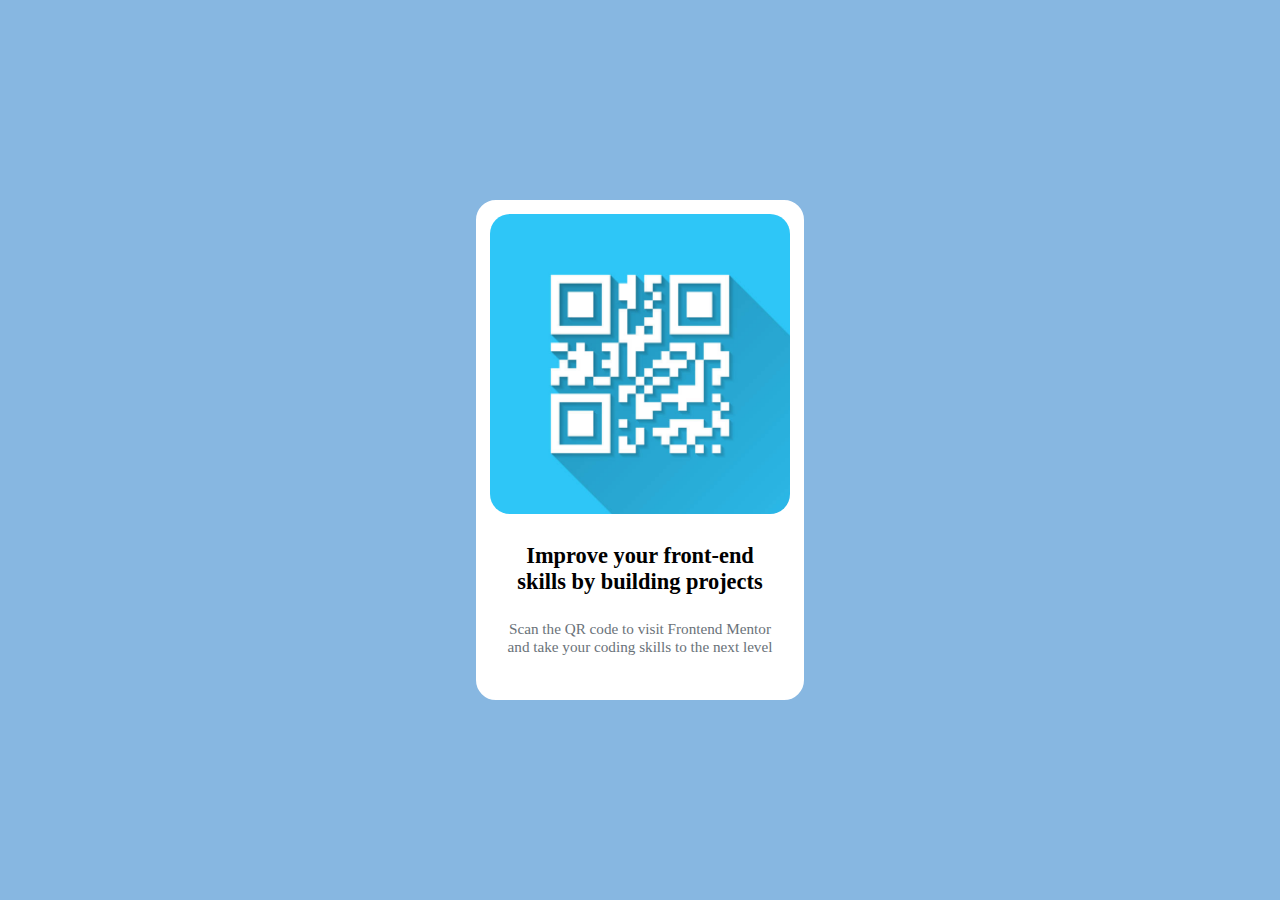
<file: card-challenge-1/index.html>
<!DOCTYPE html>
<html lang="en">
<head>
    <meta charset="UTF-8">
    <meta name="viewport" content="width=device-width, initial-scale=1.0">
    <title>Document</title>
    <link rel="stylesheet" href="style.css">
</head>
<body>
    <div class="main">
        <div class="card">
            <div>
                <img src="qr-code.jpg" height="100%" width="100%" alt="qr-code" class="img">
            </div>
            <div class="text-area">
                <h2>Improve your front-end skills by building projects</h2>
                <p>Scan the QR code to visit Frontend Mentor and take your coding skills to the next level</p>
            </div>
        </div>
    </div>
</body>
</html>
</file>
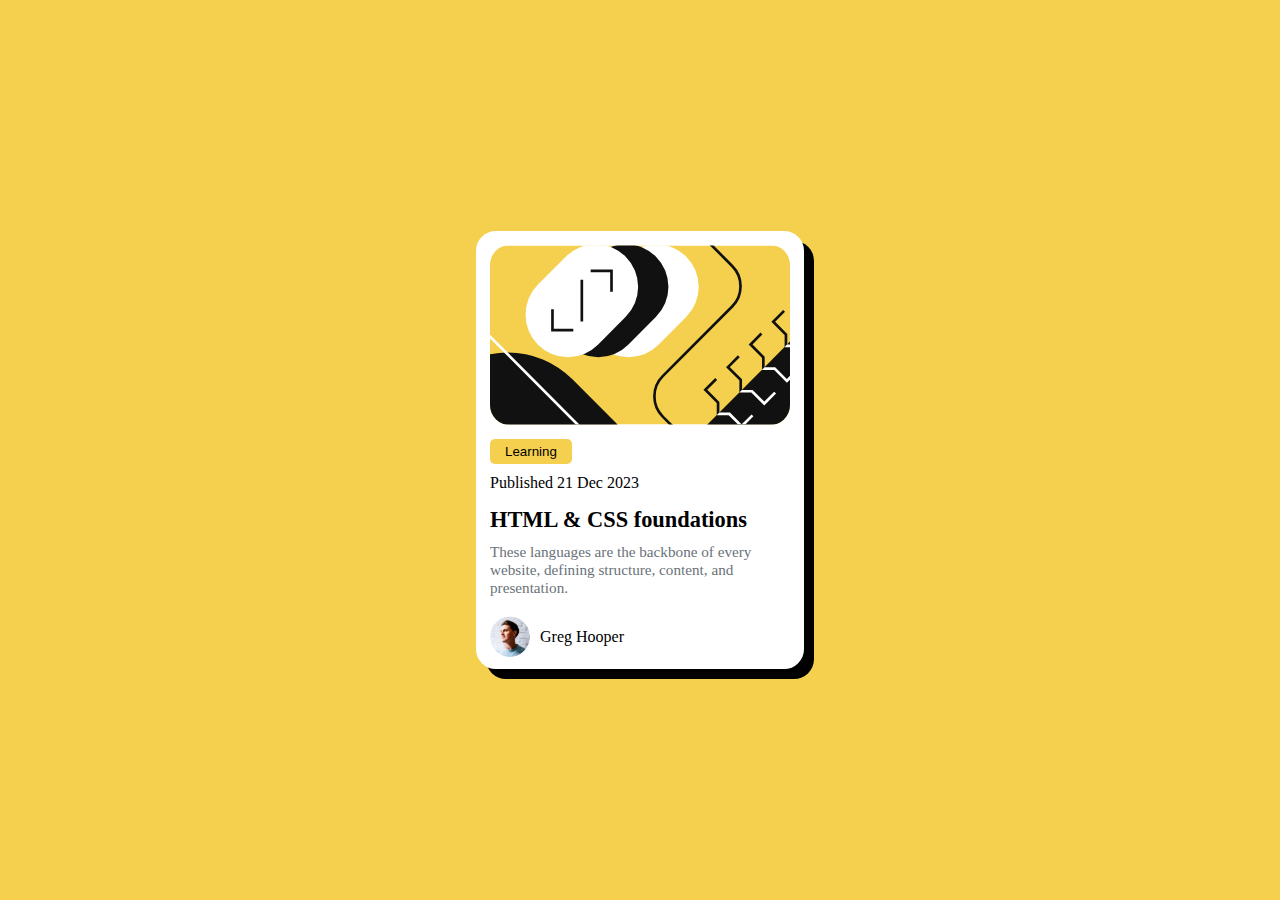
<file: preview-card-challenge-2/index.html>
<!DOCTYPE html>
<html lang="en">
<head>
    <meta charset="UTF-8">
    <meta name="viewport" content="width=device-width, initial-scale=1.0">
    <title>Document</title>
    <link rel="stylesheet" href="style.css">
</head>
<body>
    <div class="main">
        <div class="card">
            <div>
                <img src="images/illustration-article.svg" height="100%" width="100%" alt="qr-code" class="img-main">
            </div>
            <button>Learning</button>
            <p class="date">Published 21 Dec 2023</p>
            <div class="text-area">
                <h2>HTML & CSS foundations</h2>
                <p class="content">These languages are the backbone of every website, defining structure, content, and presentation.</p>
            </div>
            <div class="profile">
                <img src="images/image-avatar.webp" alt="avatar">
                <p>Greg Hooper</p>
            </div>
        </div>
    </div>
</body>
</html>
</file>
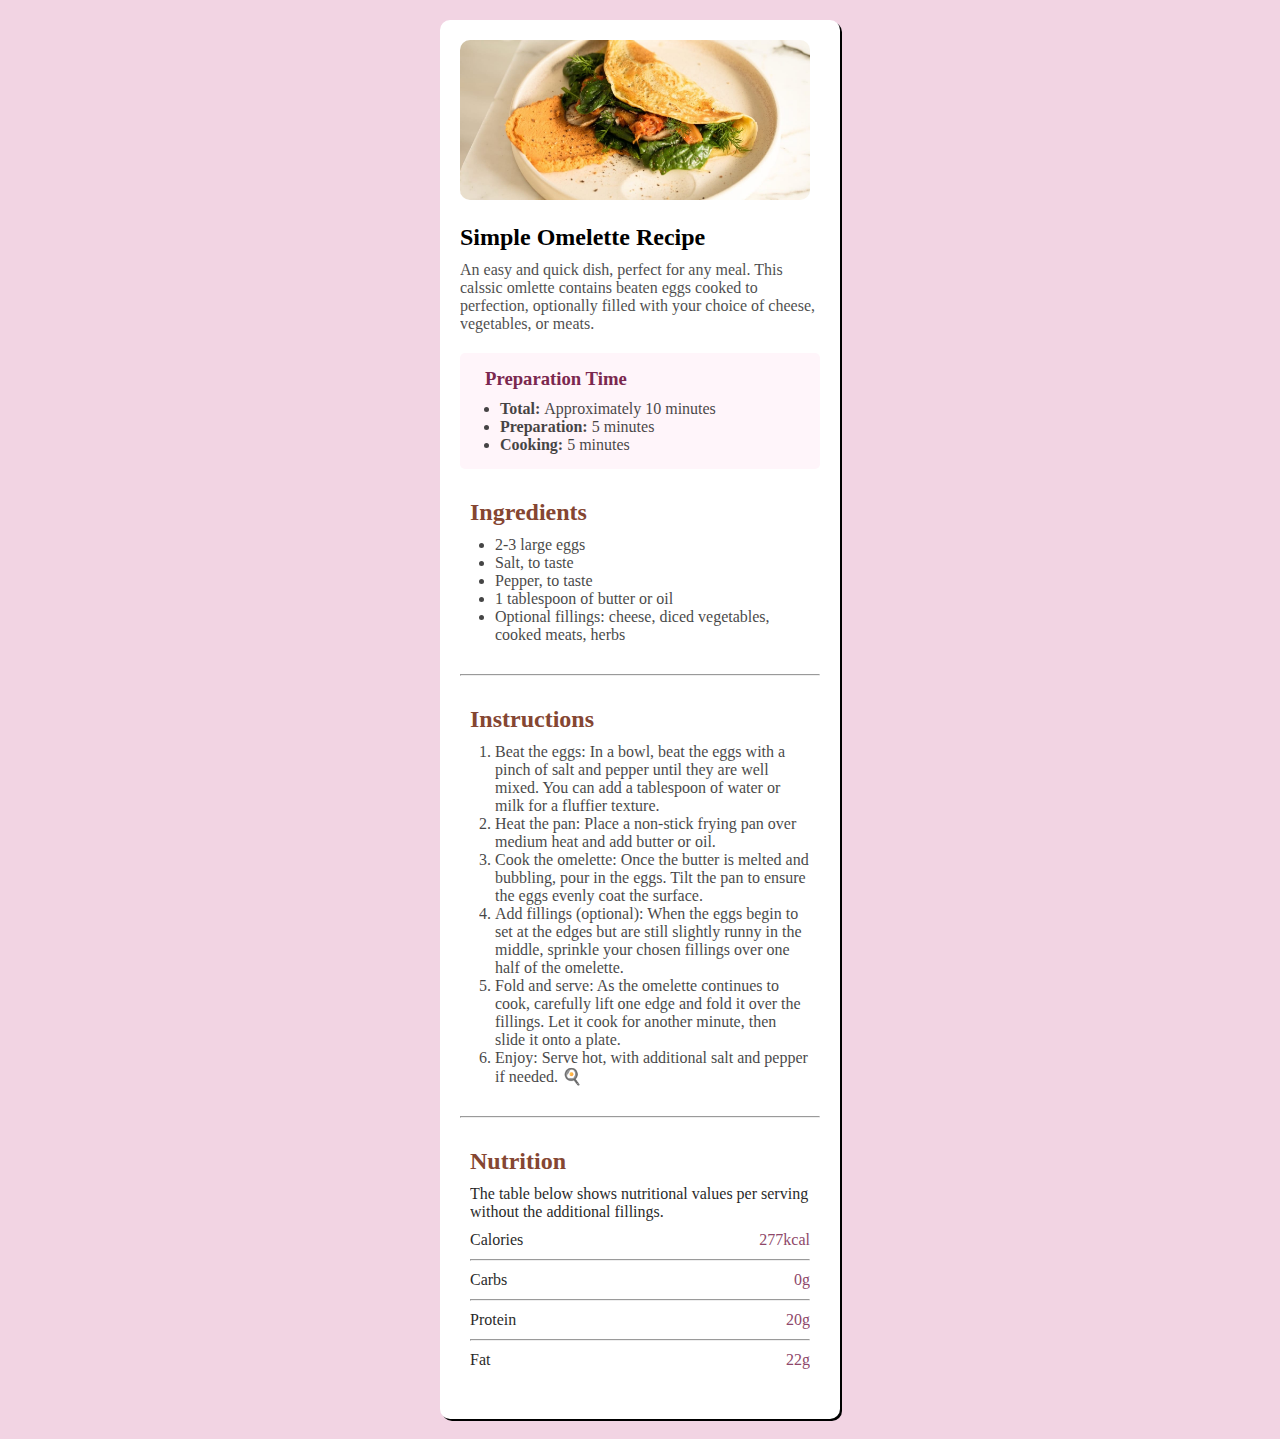
<file: receipe-page/index.html>
<!DOCTYPE html>
<html lang="en">
<head>
    <meta charset="UTF-8">
    <meta name="viewport" content="width=device-width, initial-scale=1.0">
    <title>Receipe Page</title>
    <link rel="stylesheet" href="style.css">
</head>
<body>
    <div class="main">
        <div class="card">
            <div class="image">
                <img src="image-omelette.jpeg" alt="omlette age">
            </div>
            <div class="main-head">
                <h2>Simple Omelette Recipe</h2>
                <p style="opacity: 70%;">An easy and quick dish, perfect for any meal. This calssic omlette contains beaten eggs cooked to perfection, optionally filled with your choice of cheese, vegetables, or meats.</p>
            </div>
            <div class="preparation">
                <h3>Preparation Time</h3>
                <ul>
                    <li><b>Total: </b> Approximately 10 minutes</li>
                    <li><b>Preparation: </b> 5 minutes</li>
                    <li><b>Cooking: </b> 5 minutes</li>
                </ul>
            </div>
            <div class="ingredients">
                <h2>Ingredients</h2>
                <ul>
                    <li>2-3 large eggs</li>
                    <li>Salt, to taste</li>
                    <li>Pepper, to taste</li>
                    <li>1 tablespoon of butter or oil</li>
                    <li>Optional fillings: cheese, diced vegetables, cooked meats, herbs</li>
                </ul>
            </div>
            <hr>
            <div class="instructions">
                <h2>Instructions</h2>
                <ol>
                    <li>Beat the eggs: In a bowl, beat the eggs with a pinch of salt and pepper until they are well mixed. You can add a tablespoon of water or milk for a fluffier texture.    </li>
                    <li>Heat the pan: Place a non-stick frying pan over medium heat and add butter or oil.</li>
                    <li>Cook the omelette: Once the butter is melted and bubbling, pour in the eggs. Tilt the pan to ensure the eggs evenly coat the surface.</li>
                    <li>Add fillings (optional): When the eggs begin to set at the edges but are still slightly runny in the middle, sprinkle your chosen fillings over one half of the omelette.</li>
                    <li>Fold and serve: As the omelette continues to cook, carefully lift one edge and fold it over the fillings. Let it cook for another minute, then slide it onto a plate.</li>
                    <li>Enjoy: Serve hot, with additional salt and pepper if needed. 🍳</li>
                </ol>
            </div>
            <hr>
            <div class="nutrition">
                <h2>Nutrition</h2>
                <p>The table below shows nutritional values per serving without the additional fillings.</p>
                <div>
                    <li>Calories</li>
                    <li class="color">277kcal</li>
                </div>
                <hr>
                <div>
                    <li>Carbs</li>
                    <li class="color">0g</li>
                </div>
                <hr>
                <div>
                    <li>Protein</li>
                    <li class="color">20g</li>
                </div>
                <hr>
                <div>
                    <li>Fat</li>
                    <li class="color">22g</li>
                </div>
            </div>
        </div>
    </div>
</body>
</html>
</file>
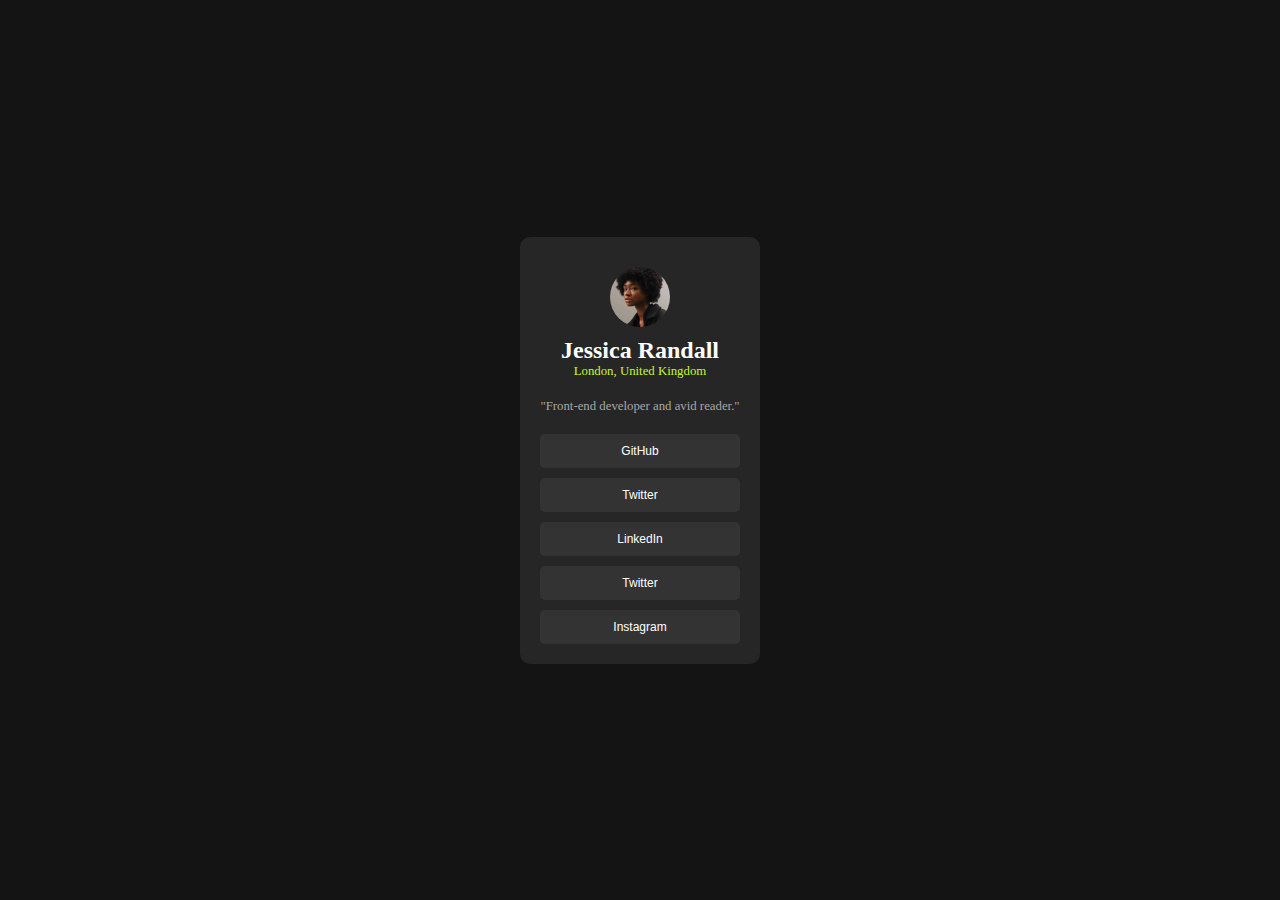
<file: social-links-profile-main/index.html>
<!DOCTYPE html>
<html lang="en">
<head>
    <meta charset="UTF-8">
    <meta name="viewport" content="width=device-width, initial-scale=1.0">
    <title>Document</title>
    <link rel="stylesheet" href="style.css">
</head>
<body>
    <div class="main">
        <div class="card">
            <div class="profile">
                <img src="avatar-jessica.jpeg" alt="">
                <div class="profile-text">
                    <h2>Jessica Randall</h2>
                    <p>London, United Kingdom</p>
                </div>
            </div>
            <p class="quote">"Front-end developer and avid reader."</p>
            <div class="social-links">
                <button >GitHub</button>
                <button >Twitter</button>
                <button >LinkedIn</button>
                <button >Twitter</button>
                <button >Instagram</button>
            </div>
           
        </div>
    </div>
</body>
</html>
</file>
<file: card-challenge-1/style.css>
* {
        padding: 0px;
        margin: 0px;
    }

    .main {
        min-height: 100vh;
        min-width: 100vw;
        background-color: #87b7e1;
        display: flex;
        align-items: center;
        justify-content: center;
    }

    .card {
        display: flex;
        flex-direction: column;
        justify-content: space-between;
        align-items: center; 
        border: 2px solid white;
        background-color: white;
        border-radius: 20px;
        padding: 12px;
        height: fit-content;
        width: 90%;
        max-width: 300px;
    }

    .img {
        border-radius: 20px;
        height: auto;
        width: 100%;
    }

    .text-area{
        width: fit-content;
        height: auto;
    }

    h2 {
        text-align: center;
        font-size: 1.4rem;
        /* margin: 10px; */
        font-weight: 600;
        margin-bottom: 5px;
        margin-top: 15px;
        padding: 10px;
    }

    p {
        color: #6a7279;
        text-align: center;
        font-size: 0.95rem;
        /* margin: 10px; */
        font-weight: 200;
        margin-bottom: 20px;
        margin-top: 5x;
        padding: 10px;
    }
</file>
<file: preview-card-challenge-2/style.css>
* {
        padding: 0px;
        margin: 0px;
    }

    .main {
        min-height: 100vh;
        min-width: 100vw;
        background-color: hsl(47, 88%, 63%);
        display: flex;
        align-items: center;
        justify-content: center;
    }

    .card {
        display: flex;
        flex-direction: column;
        justify-content: space-between;
        align-items: start; 
        border: 2px solid white;
        background-color: white;
        border-radius: 20px;
        padding: 12px;
        height: fit-content;
        width: 90%;
        max-width: 300px;
        padding-bottom: 20px;
        box-shadow: 10px 10px;
    }

    .img-main {
        border-radius: 20px;
        height: auto;
        width: 100%;
    }

    .text-area{
        width: fit-content;
        height: auto;
    }

    h2 {
        text-align: start;
        font-size: 1.4rem;
        /* margin: 10px; */
        font-weight: 600;
        /* margin-bottom: 5px; */
        margin-top: 5px;
        padding: 10px;
        padding-left: 0px;
        padding-bottom: 0px;
    }

    p.content {
        color: #6a7279;
        text-align: start;
        font-size: 0.95rem;
        /* margin: 10px; */
        font-weight: 200;
        margin-bottom: 20px;
        margin-top: 5x;
        padding: 10px;
        padding-left: 0px;
    }

    button{
        background-color:hsl(47, 88%, 63%);
        border: none;
        padding: 5px 15px;
        border-radius: 5px;
        /* cursor: pointer; */
        margin-top: 10px;
    }

    p.date{
        margin-top: 10px;
    }

    .profile{
        display: flex;
        flex-direction: row;
        align-items: center;
        gap: 10px;
        max-height: 20px;
    }

    .profile img{
        max-width: 40px;
        height: auto;
        border-radius: 50%;
    }
</file>
<file: receipe-page/style.css>
* {
    padding: 0px;
    margin: 0px;
    box-sizing: border-box;
}
p, ol, ul, li{
    opacity: 85%;
}

.main {
    min-width: 100vw;
    min-height: 100vh;
    padding: 20px;
    background-color:  hsl(329, 53%, 89%);
    display: flex;
    justify-content: center;
    align-items: center;
}

.card {
    max-width: 400px;
    height: auto;
    padding: 20px;
    background-color: white;
    border-radius: 10px;
    box-shadow: 2px 2px;
}

.image img{
    max-width: 350px;
    height: auto;
    border-radius: 10px;
}

.main-head{
    margin-top: 20px;
    display: flex;
    flex-direction: column;
    gap: 10px;
}

.preparation {
    margin-top: 20px;
    padding: 15px;
    padding-left: 25px;
    display: flex;
    flex-direction: column;
    gap: 10px;
    background-color: hsl(330, 100%, 98%);
    border-radius: 5px;

}

.preparation h3{
    color: hsl(332, 51%, 32%);
}

.preparation ul{
    padding-left: 15px;
}

.ingredients {
    display: flex;
    flex-direction: column;
    gap: 10px;
    margin-top: 20px;
    padding: 10px;
    margin-bottom: 20px;

}

.ingredients h2{
    color:  hsl(14, 45%, 36%)
}

.ingredients ul{
    padding-left: 25px;
}

.instructions {
    display: flex;
    flex-direction: column;
    gap: 10px;
    margin-top: 20px;
    padding: 10px;
    margin-bottom: 20px;

}

.instructions h2{
    color:  hsl(14, 45%, 36%)
}

.instructions ol{
    padding-left: 25px;
}

.nutrition {
    display: flex;
    flex-direction: column;
    gap: 10px;
    margin-top: 20px;
    padding: 10px;
    margin-bottom: 20px;

}

.nutrition h2{
    color:  hsl(14, 45%, 36%)
}

.nutrition div{
    display: flex;
    justify-content: space-between;
}

.nutrition div li{
    list-style-type: none;
}

.color{
    color: hsl(332, 51%, 32%);
}
</file>
<file: social-links-profile-main/style.css>
* {
    padding: 0px;
    margin: 0px;
}

.main {
    min-height: 100vh;
    min-width: 100vw;
    background-color: hsl(0, 0%, 8%);
    display: flex;
    align-items: center;
    justify-content: center;
}

.card {
    color: white;
    display: flex;
    flex-direction: column;
    align-items: center;
    padding: 20px;
    border-radius: 10px;
    background-color: hsl(0, 0%, 15%);
    padding-top: 30px;
}

.profile {
    display: flex;
    align-items: center;
    flex-direction: column;
    gap: 10px;
    margin-bottom: 20px;
}
.profile img{
    max-width: 60px;
    height: auto;
    border-radius: 50%;
}

.profile p{
    text-align: center;
    font-size: 0.80rem;
    color: hsl(75, 94%, 57%);
}

.social-links {
    width: 100%;
    display: flex;
    flex-direction: column;
    gap: 10px;
    margin-top: 20px;
}

button {
    cursor: pointer;
    padding: 10px;
    border-radius: 5px;
    border: none;
    background-color:hsl(0, 0%, 20%) ;
    color: white;
    font-size: 0.75rem;
}

.quote {
    text-align: center;
    font-size: 0.80rem;
    color: hsl(0, 0%, 65%);
}
</file>
